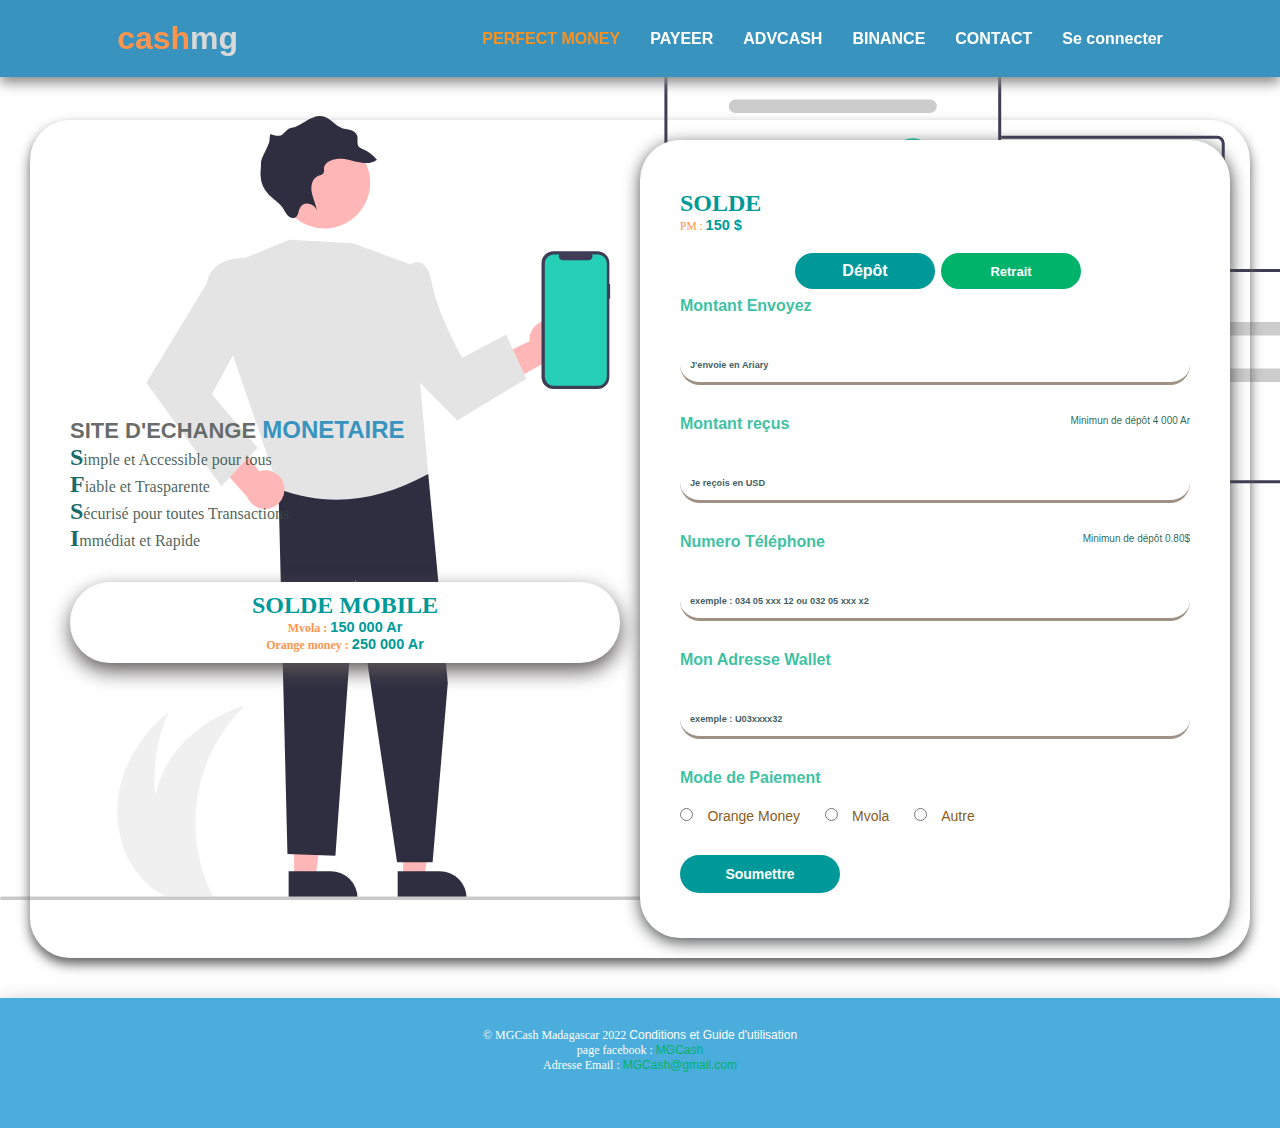
<file: index.html>
<!DOCTYPE html>
<html lang="fr">
<head>
	<title>Cashmg</title>
	<meta name="viewport" content="width=device-width, initial-scale=1.0">
	<meta charset="utf-8">
	<link rel="stylesheet" type="text/css" href="css/style.css">
	<link rel="shortcut icon" href="images/icon_cashmg.png" type="image/x-icon">
</head>
<body>	
		<header>
		    <a href="#" class="logo"><span>cash</span>mg</a>
		    <div class="menuToggle" onclick="toggleMenu();"></div>
		    <ul class="navbar">
		        <li><a href="index.html" onclick="toggleMenu();" class="active">PERFECT MONEY</a></li>
		        <li><a href="#" onclick="toggleMenu();">PAYEER</a></li>
		        <li><a href="#" onclick="toggleMenu();">ADVCASH</a></li>
		        <li><a href="#" onclick="toggleMenu();">BINANCE</a></li>
		        <li><a href="#" onclick="toggleMenu();">CONTACT</a></li>
		        <li><a href="login.html" onclick="toggleMenu();">Se connecter</a></li>
		    </ul>
		</header>

		<div class="content">
				<div class="col1">
						<p class="titre">SITE D'ECHANGE <span>MONETAIRE</span></p>
						<ul class="Anim-text">
							<li><span>S</span>imple et Accessible pour tous</li>
							<li><span>F</span>iable et Trasparente</li>
							<li><span>S</span>écurisé pour toutes Transactions</li>
							<li><span>I</span>mmédiat et Rapide</li>
						</ul>

						<div class="solde-mobile">
							<h2>SOLDE MOBILE</h2>
								<p>Mvola : <span> 150 000 Ar</span></p>
								<p>Orange money : <span> 250 000 Ar</span></p>
						</div>					
				</div>
				<div class="col2">
					<div class="form">
						<div class="soldePM">
							<h2>SOLDE</h2>
							<p>PM : <span>150 $</span></p>
						</div>
						<div class="button-transaction">
							<button class="btn-form btn-active"><a href="#">Dépôt</a></button>
							<button class="btn-form"><a href="retraitPM.html">Retrait</a></button>
						</div>

							<div class="form-transaction">
							
									<label>Montant Envoyez</label>
									<input type="text" name="envoie" placeholder="J'envoie en Ariary">
									<p class="Min">Minimun de dépôt 4 000 Ar</p>	
								

								
									<label>Montant reçus</label>
									<input type="text" name="reçois" placeholder="Je reçois en USD">
									<p class="Min">Minimun de dépôt 0.80$</p>		
								
											
								
									<label>Numero Téléphone</label>	
									<input type="text" name="Numero Téléphone" placeholder="exemple : 034 05 xxx 12 ou 032 05 xxx x2">


									<label>Mon Adresse Wallet</label>	
									<input type="text" name="Adresse PM" placeholder="exemple : U03xxxx32">
											
								
									<label class="Mobile-money">Mode de Paiement</label>
									<input type="radio" name="Orange Money">
									<span class="Description">Orange Money</span>
									<input type="radio" name="Mvola">
									<span class="Description">Mvola</span>							<input type="radio" name="Autre">
									<span class="Description">Autre</span>
									
									
								 		<button type="submit" class="btn-submit">Soumettre</button>
							</div>
					</div>
				</div>					
		</div>

		<div class="footer">
			<p> &copy; MGCash Madagascar 2022 <span> Conditions et Guide d'utilisation</span></p>
			<p>page facebook : <a href="www.facebook.com"> MGCash</a></p>
			<p>Adresse Email : <a href="www.facebook.com"> MGCash@gmail.com</a></p>
		</div>

		 <script type="text/javascript">
		     window.addEventListener('scroll', function(){
		         const header =document.querySelector('header');
		         header.classList.toggle("sticky", window.scrollY > 0 );
		     });

		     function toggleMenu(){
		         const menuToggle = document.querySelector('.menuToggle');
		         const navbar = document.querySelector('.navbar');
		         navbar.classList.toggle('active');
		         menuToggle.classList.toggle('active');
		     }
		     
		 </script>

</body>
</html>
</file>
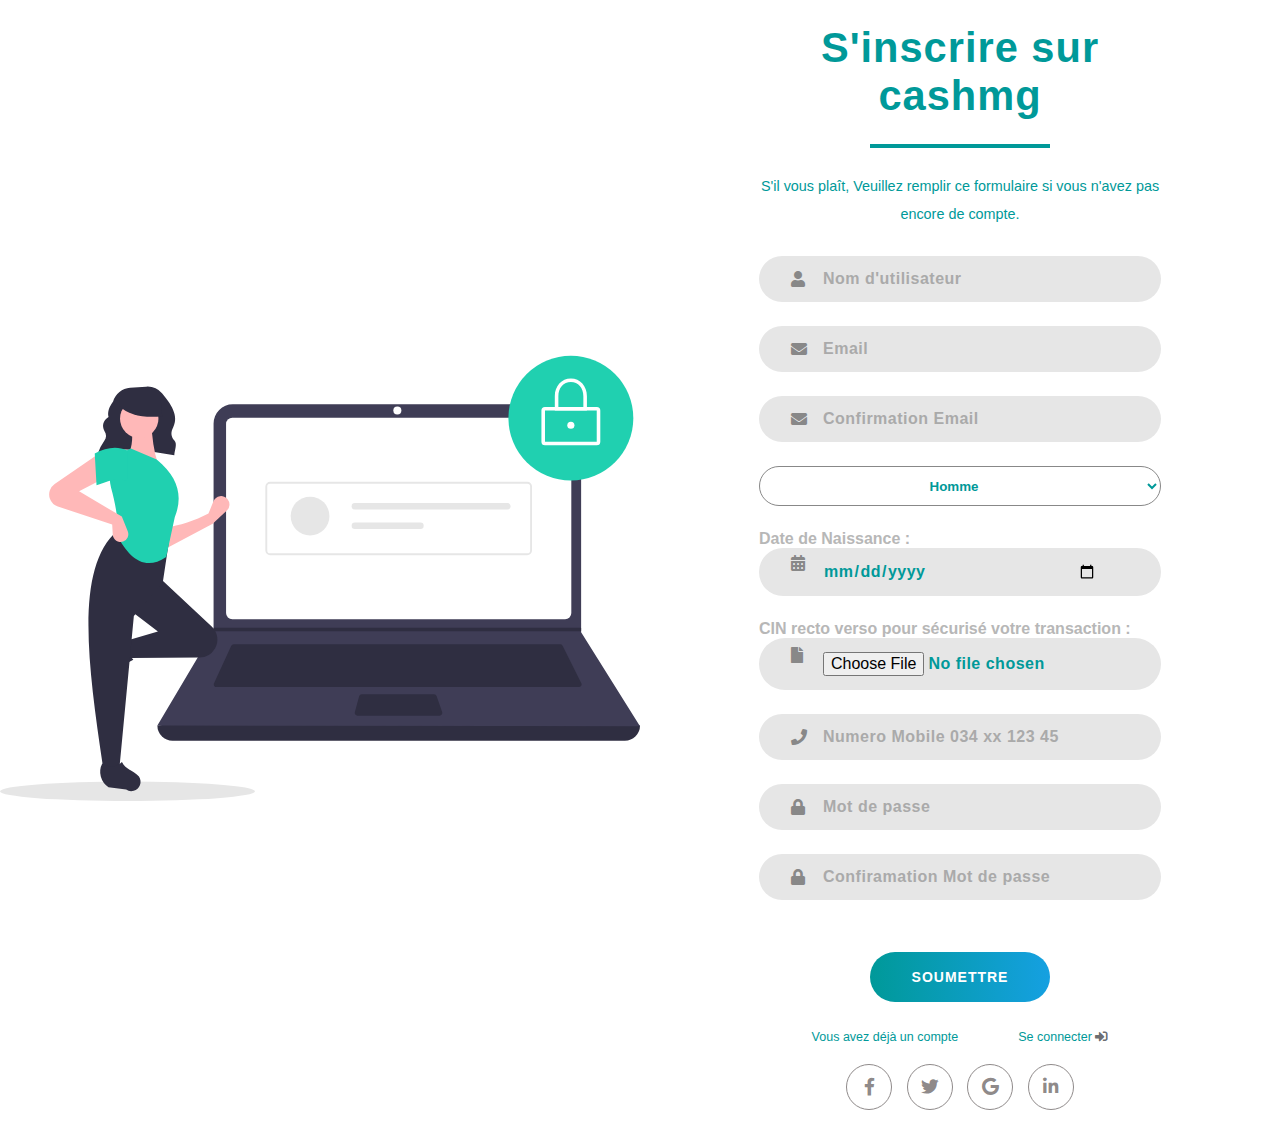
<file: inscription.html>
<!DOCTYPE html>
<html lang="fr">
<head>
    <meta charset="UTF-8">
    <meta name="viewport" content="width=device-width, initial-scale=1.0">
    <link rel="stylesheet" href="https://use.fontawesome.com/releases/v5.15.4/css/all.css">
    <link rel="stylesheet" href="css/Formstyle.css">
    <link rel="shortcut icon" href="images/icon_cashmg.png" type="image/x-icon">
    <title>Inscription</title>
</head>
<body>
    <section class="sideinscription">
    </section>

    <section class="main">
        <div class="login-container">
            <p class="title">S'inscrire sur cashmg</p>
            <div class="separator"></div>
            <p class="welcome-message">S'il vous plaît, Veuillez remplir ce formulaire si vous n'avez pas encore de compte.</p>

            <form class="login-form" id="inscription">
                <div class="form-control">
                    <input type="text" placeholder="Nom d'utilisateur">
                    <i class="fas fa-user"></i>
                </div>
                <div class="form-control">
                    <input type="Email" placeholder="Email">
                    <i class="fas fa-envelope"></i>
                </div>
                <div class="form-control">
                    <input type="Email" placeholder="Confirmation Email">
                    <i class="fas fa-envelope"></i>
                </div>
                <div class="form-control">
                    <select name="sexe" id="sexe">
                        <option value="Homme">Homme</option>
                        <option value="Femme">Femme</option>
                    </select>
                </div>
                <div class="form-control">
                    <span>Date de Naissance :</span>
                    <input type="date" name="BDay" placeholder="">
                    <i class="fas fa-calendar-alt"></i>
                </div>
                <div class="form-control">
                    <span>CIN recto verso pour sécurisé votre transaction :</span>
                    <input type="file" name="CIN" id="CIN">
                    <i class="fa fa-file"></i>
                </div>
                <div class="form-control">
                    <input type="number" name="" id="" placeholder="Numero Mobile 034 xx 123 45">
                    <i class="fa fa-phone"></i>
                </div>
                <div class="form-control">
                    <input type="password" placeholder="Mot de passe">
                    <i class="fas fa-lock"></i>
                </div>
                <div class="form-control">
                    <input type="password" placeholder="Confiramation Mot de passe">
                    <i class="fas fa-lock"></i>
                </div>

                <button class="submit">Soumettre</button>
            </form>

            <div class="social-aide">
                <a href="index.html" class="mdpOublier">Vous avez déjà un compte</a>
                <a href="login.php" class="inscription">
                  Se connecter <i class="fas fa-sign-in-alt "></i>
                </a>
            </div>
            <div class="social-media">
						<a href="#" class="social-icon">
							<i class="fab fa-facebook-f "></i>	
						</a>		
						<a href="#" class="social-icon">
							<i class="fab fa-twitter "></i>	

						</a>		
						<a href="#" class="social-icon">
							<i class="fab fa-google "></i>	

						</a>		
						<a href="#" class="social-icon">
							<i class="fab fa-linkedin-in "></i>	

						</a>		
			</div>
        </div>
    </section>
    
</body>
</html>
</file>
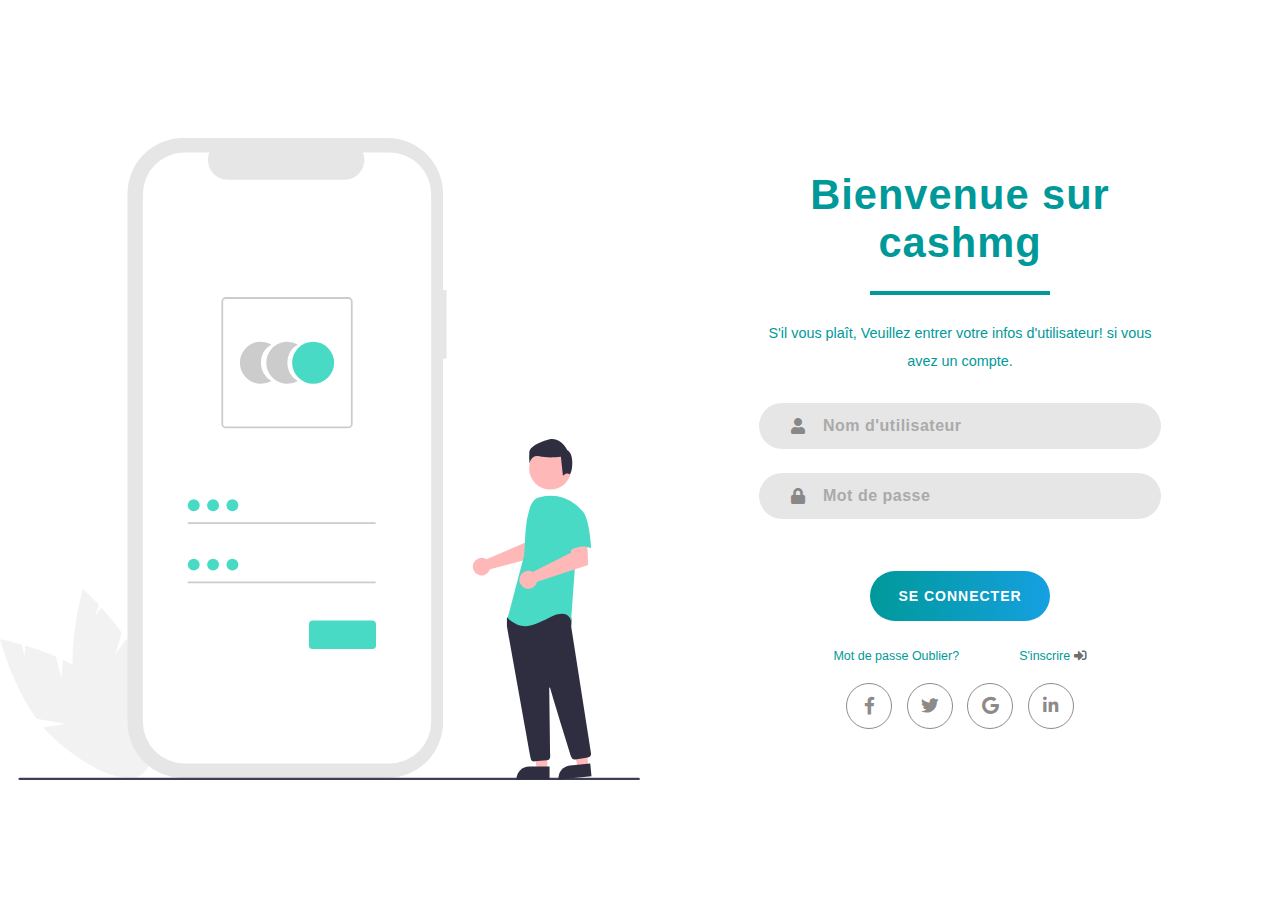
<file: login.html>
<!DOCTYPE html>
<html lang="fr">
<head>
    <meta charset="UTF-8">
    <meta name="viewport" content="width=device-width, initial-scale=1.0">
    <link rel="stylesheet" href="https://use.fontawesome.com/releases/v5.15.4/css/all.css">
    <link rel="stylesheet" href="css/Formstyle.css">
    <link rel="shortcut icon" href="images/icon_cashmg.png" type="image/x-icon">
    <title>Se connecter</title>
</head>
<body>
    <section class="sidelogin">
    </section>

    <section class="main">
        <div class="login-container">
            <p class="title">Bienvenue sur cashmg</p>
            <div class="separator"></div>
            <p class="welcome-message">S'il vous plaît, Veuillez entrer votre infos d'utilisateur! si vous avez un compte.</p>

            <form class="login-form">
                <div class="form-control">
                    <input type="text" placeholder="Nom d'utilisateur">
                    <i class="fas fa-user"></i>
                </div>
                <div class="form-control">
                    <input type="password" placeholder="Mot de passe">
                    <i class="fas fa-lock"></i>
                </div>

                <button class="submit">Se connecter</button>
            </form>

            <div class="social-aide">
                <a href="#" class="mdpOublier">Mot de passe Oublier?</a>
                <a href="inscription.html" class="inscription">
                  S'inscrire <i class="fas fa-sign-in-alt "></i>
                </a>
            </div>
            <div class="social-media">
						<a href="#" class="social-icon">
							<i class="fab fa-facebook-f "></i>	
						</a>		
						<a href="#" class="social-icon">
							<i class="fab fa-twitter "></i>	

						</a>		
						<a href="#" class="social-icon">
							<i class="fab fa-google "></i>	

						</a>		
						<a href="#" class="social-icon">
							<i class="fab fa-linkedin-in "></i>	

						</a>		
			</div>
        </div>
    </section>
    
</body>
</html>
</file>
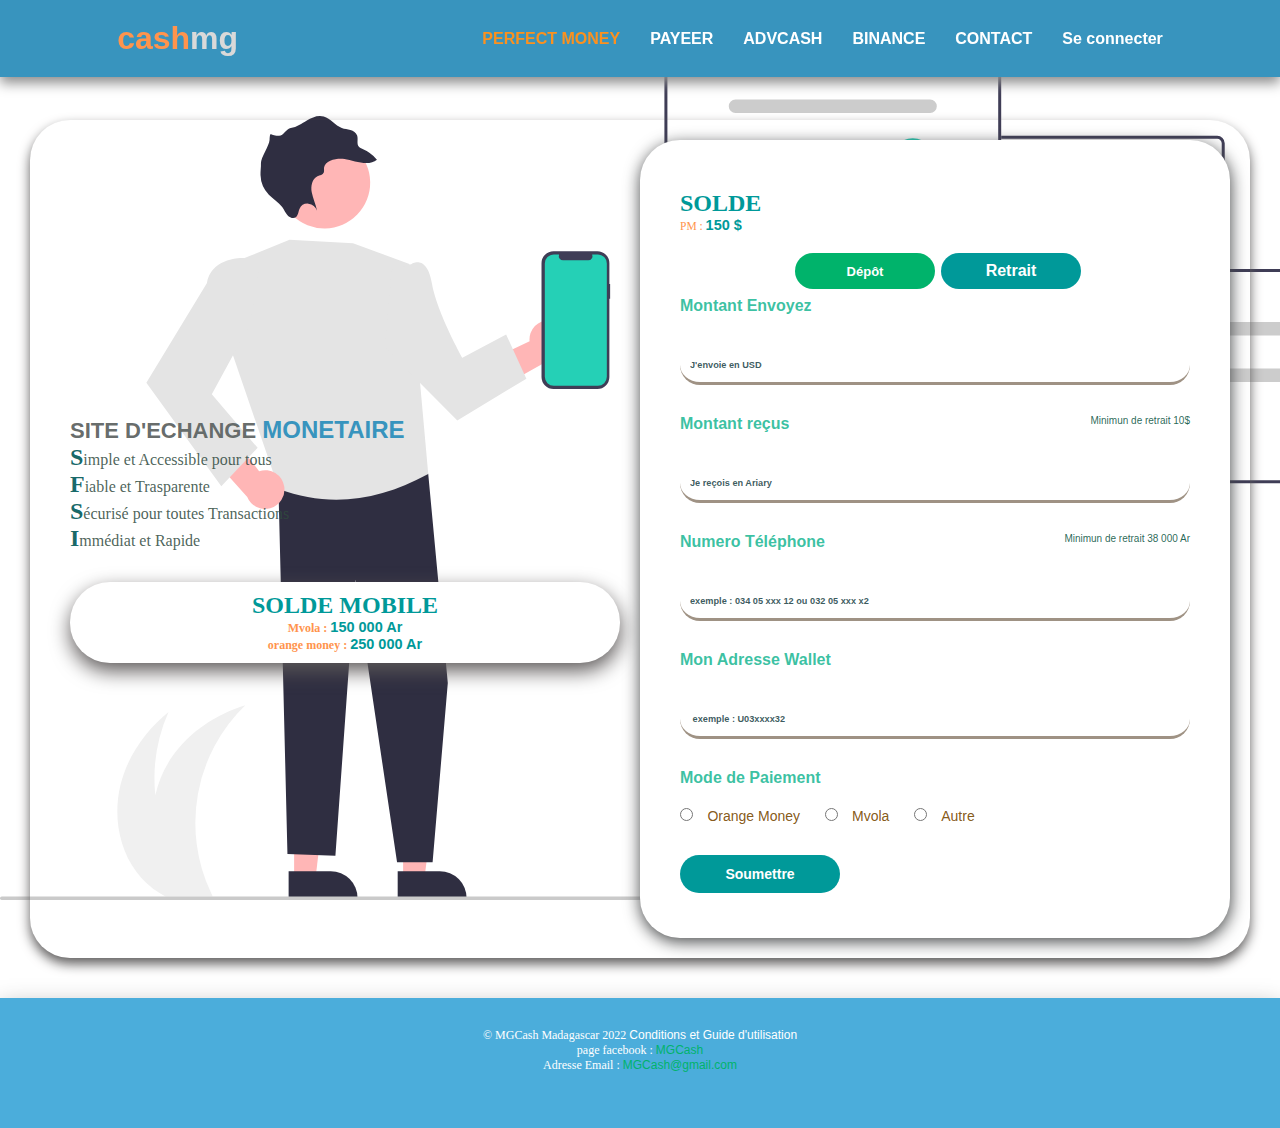
<file: retraitPM.html>
<!DOCTYPE html>
<html lang="fr">
<head>
	<title>Cashmg</title>
	<meta name="viewport" content="width=device-width, initial-scale=1.0">
	<meta charset="utf-8">
	<link rel="stylesheet" type="text/css" href="css/style.css">
	<link rel="shortcut icon" href="images/icon_cashmg.png" type="image/x-icon">
</head>
<body>	
		<header>
		    <a href="#" class="logo"><span>cash</span>mg</a>
		    <div class="menuToggle" onclick="toggleMenu();"></div>
		    <ul class="navbar">
		        <li><a href="index.html" onclick="toggleMenu();" class="active">PERFECT MONEY</a></li>
		        <li><a href="#" onclick="toggleMenu();">PAYEER</a></li>
		        <li><a href="#" onclick="toggleMenu();">ADVCASH</a></li>
		        <li><a href="#" onclick="toggleMenu();">BINANCE</a></li>
		        <li><a href="#" onclick="toggleMenu();">CONTACT</a></li>
		        <li><a href="login.html" onclick="toggleMenu();">Se connecter</a></li>
		    </ul>
		</header>

		<div class="content">
				<div class="col1">
						<p class="titre">SITE D'ECHANGE <span>MONETAIRE</span></p>
						<ul class="Anim-text">
							<li><span>S</span>imple et Accessible pour tous</li>
							<li><span>F</span>iable et Trasparente</li>
							<li><span>S</span>écurisé pour toutes Transactions</li>
							<li><span>I</span>mmédiat et Rapide</li>
						</ul>

						<div class="solde-mobile">
							<h2>SOLDE MOBILE</h2>
								<p>Mvola : <span> 150 000 Ar</span></p>
								<p>orange money : <span> 250 000 Ar</span></p>
						</div>
										
				</div>
				<div class="col2">
					<div class="form">
						<div class="soldePM">
							<h2>SOLDE</h2>
							<p>PM : <span>150 $</span></p>
						</div>
						<div class="button-transaction">
							<button class="btn-form"><a href="index.html">Dépôt</a></button>
							<button class="btn-form btn-active"><a href="#">Retrait</a></button>
						</div>

							<div class="form-transaction">
							
									<label>Montant Envoyez</label>
									<input type="text" name="envoie" placeholder="J'envoie en USD">
									<p class="Min">Minimun de retrait 10$</p>	
								

								
									<label>Montant reçus</label>
									<input type="text" name="reçois" placeholder="Je reçois en Ariary">
									<p class="Min">Minimun de retrait 38 000 Ar</p>		
								
											
								
									<label>Numero Téléphone</label>	
									<input type="text" name="Numero Téléphone" placeholder="exemple : 034 05 xxx 12 ou 032 05 xxx x2">


									<label>Mon Adresse Wallet</label>	
									<input type="text" name="Adresse PM" placeholder=" exemple : U03xxxx32">
											
								
									<label class="Mobile-money">Mode de Paiement</label>
									<input type="radio" name="Orange Money">
									<span class="Description">Orange Money</span>
									<input type="radio" name="Mvola">
									<span class="Description">Mvola</span>							<input type="radio" name="Autre">
									<span class="Description">Autre</span>
									
									
								 		<button type="submit" class="btn-submit">Soumettre</button>
							</div>
					</div>
				</div>					
		</div>

		<div class="footer">
			<p> &copy; MGCash Madagascar 2022 <span> Conditions et Guide d'utilisation</span></p>
			<p>page facebook : <a href="www.facebook.com"> MGCash</a></p>
			<p>Adresse Email : <a href="www.gmail.com"> MGCash@gmail.com</a></p>
		</div>

		 <script type="text/javascript">
		     window.addEventListener('scroll', function(){
		         const header =document.querySelector('header');
		         header.classList.toggle("sticky", window.scrollY > 0 );
		     });

		     function toggleMenu(){
		         const tmenuToggle = document.querySelector('.menuToggle');
		         const navbar = document.querySelector('.navbar');
		         navbar.classList.toggle('active');
		         menuToggle.classList.toggle('active');
		     }
		 </script>

</body>
</html>
</file>
<file: css/style.css>
*{
    margin: 0px;
    padding: 0px;
    box-sizing: border-box;
    font-family: 'poppins', sans-serif;
    scroll-behavior: smooth;
}

p{
    font-weight: 300;
    color: #111;
}

body{
	background: url(../images/svg/Mobile_payments.svg);
	background-repeat: no-repeat;
	background-size: cover;
	background-attachment: fixed;
}
.content{
	background: transparent;
	margin-top: 120px;
	margin-bottom: 40px;
	margin-left: 30px;
	margin-right: 30px;
	border-radius: 40px;
	box-shadow: 0px 6px 12px hsla(0, 1%, 35%, 0.966);
}

header{
    position: fixed;
    top: 0%;
    left: 0%;
    padding: 20px 10px;
    width: 100%;
    z-index: 1;
    display: flex;
    justify-content: space-evenly;
    align-items: center;
    transition: 0.5s;
    background:rgb(56, 148, 190);
    box-shadow: 0px 6px 12px #8c8c8c;

}

.logo{
    color: #d9d9d9;
    font-weight: bold;
    font-size: 2em;
    text-decoration: none;
}
.logo span{
    color: #ff944d;
}

.navbar{
    display: flex;
    position: relative;
}
.navbar li{
    list-style: none;
    text-decoration: none;

}
.navbar a{
    color: #ffffff;
    text-decoration: none;
    list-style-type: none;
    margin-left: 30px;
    font-weight: 550;

}


header .navbar li a:hover:not(.active){
    color: #fb911f;;
    border-bottom:2px solid #fb911f;
    font-weight: 650;
    
}

header.sticky .navbar li .active{
	color: #fb911f;
	font-weight: 720;
}

header ul li .active{
	color:  #fb911f;
	font-weight: 720;
}

header.sticky{
    background: #fff;
    padding: 10px 10px;
    box-shadow: 0px 5px 20px rgba(0,0,0, 0.5);

}

header.sticky .logo{
    color: #000;
}

header.sticky .navbar li a {
    color:rgb(56, 148, 190);
    font-weight: 700;
}

header.sticky li a:hover{
    color: #fb911f;
    border-bottom: 2px solid #fb911f;
}


	/*Desktop and Tablette*/
@media screen and (max-width: 992px){
	header, 
	header.sticky{
	    padding: 20px 10px;
	}

	header .navbar li{
	    margin-left: 0px;
	    margin-bottom: 12px;
	}

	header .navbar li a {
	    text-decoration: none;
	    color: rgb(56, 148, 190);
	    font-size: 0.7em;
	    font-weight: 600;
		text-align: left;
	}
	header ul li .active{
		color: #fb911f;
		font-weight: 800;
	}
	header.sticky .navbar li .active{
		color: #fb911f;
		font-weight: 800;
	}

	.navbar{
	    display: none;
	}
	section{
	    padding: 20px;
	}

	header .navbar.active{
	    width: 100%;
	    height: calc(100% -68px);
	    position: fixed;
	    top: 80px;
	    left:0;
	    display: flex;
	    justify-content: left;
	    flex-direction: column;
	    background: rgb(235, 230, 230);
	    align-items: left;

	}

	.menuToggle{
	    position: relative;
	    width: 40px;
	    height: 40px;
	    background-image: url(../images/menu.png);
	    background-repeat: no-repeat;
	    background-position: center;
	    cursor: pointer;
	    background-size: 30px;
	}

	.menuToggle.active{
	    background-image: url(../images/close.png);
	    background-size: 25px;
	    background-repeat: no-repeat;
	    background-origin: center;
	}
	
	header.sticky .menuToggle{
	    filter: invert(1);
	}

	.content{
	display: flex;
	flex-direction: column;
	justify-content: center;
	align-items: center;
	padding: 5px;
	}

	.col2 .form .button-transaction{
		display: flex;
		justify-content: center;
		align-items: center;
	}

	.col2 .form .button-transaction .btn-form{
		width: 120px;
		height: 28px;
		margin-left: 6px;
	}

}
	
	/*phones*/
@media screen and (max-width: 768px){

	.content .col1 li{
	font-size: 10.5px;

	}

	.content .col1 li span{
	font-size: 20px;
	}

	.col2 .form .form-transaction input[type=text]{

	border-bottom: 1.5px solid #ff944d;

	}

	.col2 .form input[type=radio], .Description{
	padding-left: 6px;
	padding-right: 12px;
	color: #ffffff;
	font-size: 10px;
	width: 10px;
	}


	.col2 .form .button-transaction{
		display: flex;
		justify-content: center;
		align-items: center;
	}

	.col2 .form .button-transaction .btn-form{
		width: 80px;
		height: 28px;
		margin-left: 6px;
	}

	.col2 .form .form-transaction label{
		font-size: 11px;
	}

	.col2 .form .form-transaction .Min{
		font-size: 8px;
	}

}

.content{
	display: flex;
	flex-direction: nowrap;
	justify-content: center;
	align-items: center;
	padding: 20px;
}

.content li{
	list-style-type: none;
	color: hsla(151, 21%, 24%, 0.863);
	font-size: 16px;
	font-family: Comic Sans MS, Bradley Hand ITC;

}

.content li span{
	color: hsla(180, 82%, 21%, 0.952);
	font-size: 24px;
	font-weight: 600;
	font-family: Comic Sans MS, Bradley Hand ITC;
}


.col1, .col2 {
	width: 100%;
}

.col1 .titre{
	color: hsla(170, 3%, 38%, 0.938);
	font-size: 22px;
	font-weight: 700;

}

.col1 .titre span{
	color: rgb(56, 148, 190);
	font-size: 24px;
}



.col2{
	background:#fff;
	box-shadow: 0.5px 4px 16px  hsla(200, 2%, 28%, 0.973);
	border-radius: 40px;

}


.col1, .col2{
	padding: 20px;
}

.col2 .form{
	padding: 20px;
}

.col2 .form input[type=text]{
	width: 100%;
	height: 40px;
	padding: 8px 10px;
	color: hsla(0, 57%, 30%, 0.932);
	font-weight: 700;
	display: inline-block;
	outline: none;
	border-radius: 30px;
	box-sizing: border-box;
	background-color: transparent;
	border-left: none;
	border-right: none;
	border-top: none;
	border-bottom: 3px solid hsla(30, 12%, 56%, 0.973);
	margin-top: 30px;
	margin-bottom: 30px;

}

::-webkit-input-placeholder{
	color:hsla(186, 30%, 24%, 0.911);
	font-weight: 600;
	font-size: 9.2px;
	
}

.col2 .form .Min{
	float: right;
	color: hsla(165, 61%, 23%, 0.938);
	font-size: 10px;
}
.col2 .form label{
	color: hsla(166, 69%, 43%, 0.884);
	font-weight: 700;
	font-size: 16px;
}

.col2 .form .Mobile-money{
	display: block;
	margin-bottom: 20px;
}

.col2 .form input[type=radio], .Description{
	padding-left: 10px;
	padding-right: 20px;
	color: hsla(36, 80%, 28%, 0.966);
	font-size: 14px;
}

.col2 .form .button-transaction{
		display: flex;
		justify-content: center;
		align-items: center;
}


.col2 .form .btn-form{
	width: 140px;
	height: 36px;
	background-color: #00b36b;
	border:none;
	border-radius: 20px;
	outline: none;
	margin-bottom: 8px;
	margin-left: 6px;
	font-weight: 600;
	transition: 0.6s;
}

.col2 .form .btn-form a{
	text-decoration: none;
	color: #ffffff;
	font-size: 13px;
}

.col2 .form .btn-active{
	background-color: #009999;
}

.col2 .form .btn-active a{
	color: #ffffff;
	font-size: 16px;

}

.col2 .form .btn-form:hover{
	background-color:#009999;
}

.col2 .form .btn-form a:hover{
	color:#ffffff;

}

.col2 .form .btn-submit{
	width: 160px;
	height: 38px;
	background-color: #009999;
	border:none;
	border-radius: 20px;
	outline: none;
	color: #ffffff;
	font-size: 14px;
	display: block;
	margin-top: 30px;
	margin-bottom: 5px;
	font-weight: 700;
	transition: 0.5s;
}

.col2 .form .btn-submit:hover{
	background-color:#00b36b;
	color: #ffffff;
}

.footer{
	padding-top: 30px;
	text-align: center;
	width: 100%;
	height: 130px;
	box-shadow: 0px 12px 26px #8c8c8c;
	bottom: 0;
	background-color:hsla(199, 67%, 55%, 0.938);
}

.footer p{
	color: #ffffff;
	font-family: Comic Sans MS, Bradley Hand ITC;
	font-size: 12px;
}

.footer p a{
	text-decoration: none;
	color: #00b36b;
}

.footer p a:hover{
	font-size: 14px;
}

.solde-mobile{
	margin-top: 30px;
	padding-top: 10px;
	padding-bottom: 10px;
	background-color: #ffffff;
	width: 100%;
	height: auto;
	box-shadow: 0.5px 8px 20px hsla(0, 2%, 35%, 0.986);
	border-radius: 40px;
	text-align: center;
	display: inline-block;
	justify-content: center;
	align-items: center;
	
}

.solde-mobile h2{
	color: #009999;
	font-family: Comic Sans MS, Bradley Hand ITC;
}

.solde-mobile p{
	color: #ff944d;
	font-weight: 600;
	font-family: Comic Sans MS, Bradley Hand ITC;
	font-size: 12px;
}

.solde-mobile p span{
	font-size: 14.5px;
	font-weight: 550;
	color: #009999;
}

.form .soldePM{
	margin-top: 10px;
	margin-bottom: 20px;
}

.form .soldePM h2{
	color: #009999;
	font-family: Comic Sans MS, Bradley Hand ITC;
}

.form .soldePM p{
	color: #ff944d;
	font-family: Comic Sans MS, Bradley Hand ITC;
	font-size: 11.5px;
}

.form .soldePM p span{
	font-size: 14.5px;
	font-weight: 550;
	color: #009999;
}
</file>
<file: css/Formstyle.css>
* {
    margin: 0;
    padding: 0;
    box-sizing: border-box;
    font-family: Arial, Helvetica, sans-serif,'Trebuchet MS', 'Lucida Sans Unicode', 'Lucida Grande', 'Lucida Sans';
    color: #303433;
}

body {
    min-height: 100vh;
    width: 100%;
    display: grid;
    grid-template-columns: 1fr 1fr;
    background: #fff;
}

section {
    display: flex;
    justify-content: center;
    align-items: center;
}

section.sidelogin {
    background: url(../images/svg/Access_account.svg) no-repeat;
    background-size: 100% 102%;
}

.login-container {
    max-width: 450px;
    padding: 24px;
    display: flex;
    flex-direction: column;
    align-items: center;
}

.title {
    font-size: 2.6em;
    font-weight: bold;
    text-align: center;
    letter-spacing: 1px;
    color: #009999;
}

.separator {
    width: 180px;
    height: 4px;
    background-color:#009999;
    margin: 24px;
}

.welcome-message {
    text-align: center;
    font-size: 0.9em;
    line-height: 28px;
    margin-bottom: 28px;
    color: #009999;
}

.login-form {
    width: 100%;
    display: flex;
    flex-direction: column;
}

.form-control {
    width: 100%;
    position: relative;
    margin-bottom: 24px;
}

input,
button {
    border: none;
    outline: none;
    border-radius: 80px;
    font-size: 1rem;
}
button{
    width: 180px;
    height: 50px;
}

input {
    width: 100%;
    background: #e6e6e6;
    color: #009999;
    letter-spacing: 0.5px;
    padding: 14px 64px;
    font-size: 16px;
    font-weight: 600;
}

input ~ i {
    position: absolute;
    left: 32px;
    top: 50%;
    transform: translateY(-50%);
    color: #888;
    transition: color   0.4s;
}

input:focus ~ i {
    color: #009999;
}

::-webkit-input-placeholder{
    color: #aaa;
    font-weight: 600;
	
}

button.submit {
    color: #fff;
    margin: 28px auto;
    text-transform: uppercase;
    font-size: 14px;
    letter-spacing: 1px;
    font-weight: 600;
    background-image: linear-gradient(to right, #009999, #15a0e1);
    cursor: pointer;
    transition: opacity 0.5s;
}

button.submit:hover {
    background-image: linear-gradient(to right, #3096be, #00b36b);
}

.social-media{
    display: flex;
    justify-content: center;
}

.social-icon{
    height: 46px;
    width: 46px;
    border: 1.2px solid hsla(0, 2%, 54%, 0.973);
    margin: 0 0.45rem;
    display: flex;
    justify-content: center;
    align-items: center;
    text-decoration: none;
    color: #333;
    font-size: 1.1rem;
    border-radius: 50%;
    transition: 0.3s;
}

.social-icon i{
    color:  hsla(0, 2%, 54%, 0.973);
}

.social-icon i:hover{
    color:  #4481eb;
}

.social-icon:hover{
    border-color: #4481eb;
}

.social-aide{
    display: flex;
    justify-content: center;
    margin-bottom: 20px;
    width: 100%;
    font-size: 12.5px;
}
.mdpOublier, .inscription{
    text-decoration: none;
    color:#009999;
}

.inscription{
    margin-left:60px;
}

.inscription i{
    color:hsla(225, 2%, 40%, 0.959);
}

.inscription i:hover{
    color:  #4481eb;
}

       /* inscription */
section.sideinscription {
    background: url(../images/svg/secure_login.svg) no-repeat;
    background-size: 100% 102%;
}
.login-form select{
     width: 100px;
     height: 40px;
     border-radius: 50px;
     border: 1px solid #888;
     outline: none;
     text-align: center;
     background:none;
     color: #009999;
     font-weight: 600;
}

.form-control select{
    width: 100%;
}

.form-control span{
    font-size: 16px;
    color:#888 ;
    font-weight: 600;
    opacity: 0.6;
}

/* ----  Responsiveness   ----  */
@media (max-width: 768px) {

    body {
        display: flex;
        justify-content: center;
        align-items: center;
    }

    .side {
        display: none;
    }

}
</file>
